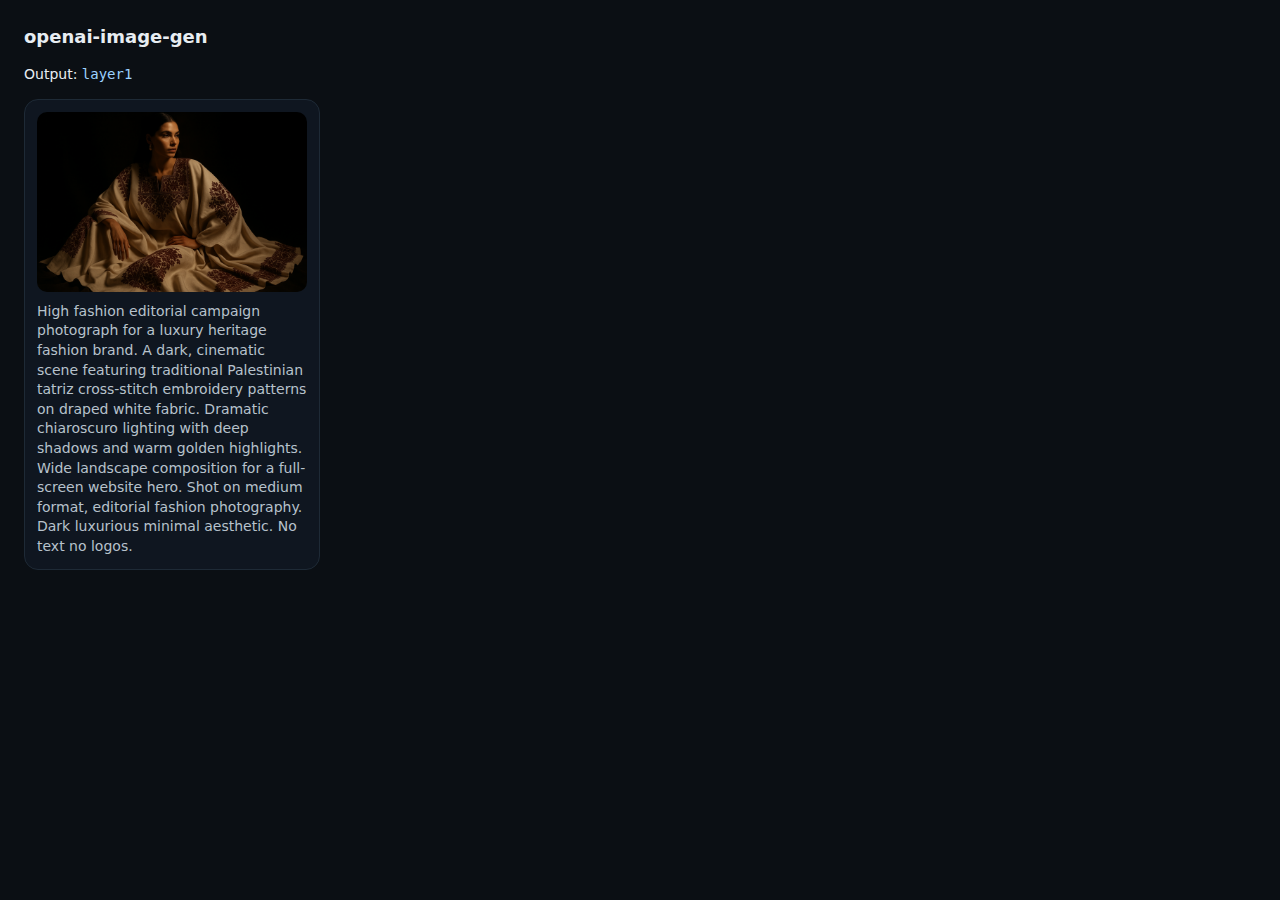
<file: assets/hero/layer1/index.html>
<!doctype html>
<meta charset="utf-8" />
<title>openai-image-gen</title>
<style>
  :root { color-scheme: dark; }
  body { margin: 24px; font: 14px/1.4 ui-sans-serif, system-ui; background: #0b0f14; color: #e8edf2; }
  h1 { font-size: 18px; margin: 0 0 16px; }
  .grid { display: grid; grid-template-columns: repeat(auto-fill, minmax(240px, 1fr)); gap: 16px; }
  figure { margin: 0; padding: 12px; border: 1px solid #1e2a36; border-radius: 14px; background: #0f1620; }
  img { width: 100%; height: auto; border-radius: 10px; display: block; }
  figcaption { margin-top: 10px; color: #b7c2cc; }
  code { color: #9cd1ff; }
</style>
<h1>openai-image-gen</h1>
<p>Output: <code>layer1</code></p>
<div class="grid">
<figure>
  <a href="001-high-fashion-editorial-campaign-photogra.png"><img src="001-high-fashion-editorial-campaign-photogra.png" loading="lazy" /></a>
  <figcaption>High fashion editorial campaign photograph for a luxury heritage fashion brand. A dark, cinematic scene featuring traditional Palestinian tatriz cross-stitch embroidery patterns on draped white fabric. Dramatic chiaroscuro lighting with deep shadows and warm golden highlights. Wide landscape composition for a full-screen website hero. Shot on medium format, editorial fashion photography. Dark luxurious minimal aesthetic. No text no logos.</figcaption>
</figure>
</div>
</file>
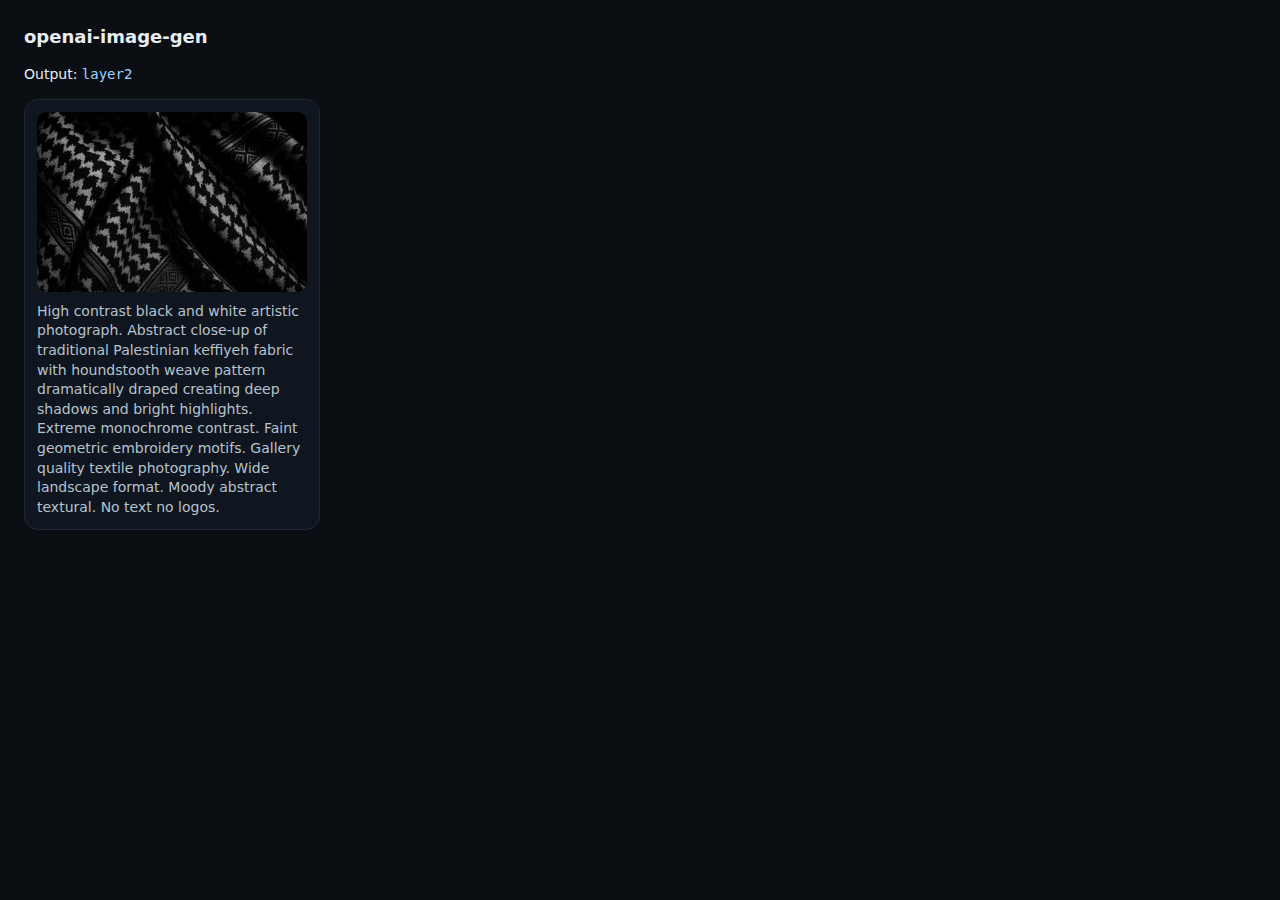
<file: assets/hero/layer2/index.html>
<!doctype html>
<meta charset="utf-8" />
<title>openai-image-gen</title>
<style>
  :root { color-scheme: dark; }
  body { margin: 24px; font: 14px/1.4 ui-sans-serif, system-ui; background: #0b0f14; color: #e8edf2; }
  h1 { font-size: 18px; margin: 0 0 16px; }
  .grid { display: grid; grid-template-columns: repeat(auto-fill, minmax(240px, 1fr)); gap: 16px; }
  figure { margin: 0; padding: 12px; border: 1px solid #1e2a36; border-radius: 14px; background: #0f1620; }
  img { width: 100%; height: auto; border-radius: 10px; display: block; }
  figcaption { margin-top: 10px; color: #b7c2cc; }
  code { color: #9cd1ff; }
</style>
<h1>openai-image-gen</h1>
<p>Output: <code>layer2</code></p>
<div class="grid">
<figure>
  <a href="001-high-contrast-black-and-white-artistic-p.png"><img src="001-high-contrast-black-and-white-artistic-p.png" loading="lazy" /></a>
  <figcaption>High contrast black and white artistic photograph. Abstract close-up of traditional Palestinian keffiyeh fabric with houndstooth weave pattern dramatically draped creating deep shadows and bright highlights. Extreme monochrome contrast. Faint geometric embroidery motifs. Gallery quality textile photography. Wide landscape format. Moody abstract textural. No text no logos.</figcaption>
</figure>
</div>
</file>
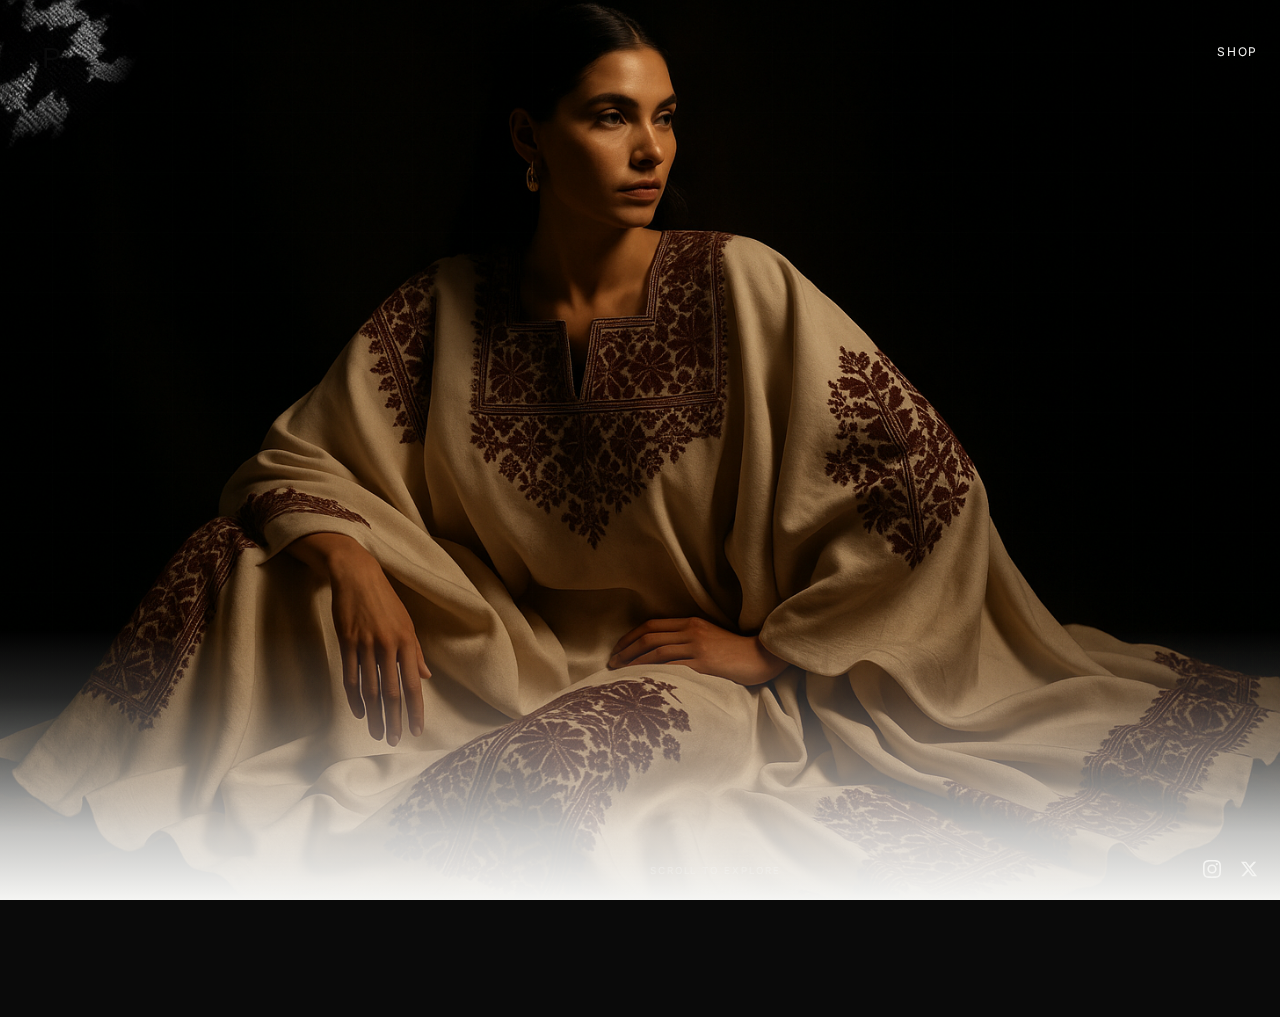
<file: preview.html>
<!DOCTYPE html>
<html lang="en">
<head>
  <meta charset="UTF-8">
  <meta name="viewport" content="width=device-width, initial-scale=1.0">
  <title>PRNTD — Hero Preview</title>
  <link rel="preconnect" href="https://fonts.googleapis.com">
  <link rel="preconnect" href="https://fonts.gstatic.com" crossorigin>
  <link href="https://fonts.googleapis.com/css2?family=Playfair+Display:ital,wght@0,400;0,600;1,400;1,600&family=Inter:wght@300;400;500&display=swap" rel="stylesheet">
  <link rel="stylesheet" href="assets/rebrand.css">
  <style>
    * { margin: 0; padding: 0; box-sizing: border-box; }
    html, body { background: #0a0a0a; color: #f5f5f3; overflow-x: hidden; }
  </style>
</head>
<body>
  <section id="prntd-hero">
    <!-- Layer 1: Base (always visible) -->
    <img class="hero-layer-1" src="assets/hero/hero-layer-1.png" alt="PRNTD" loading="eager">
    
    <!-- Layer 2: Revealed by spotlight (hidden, loaded by JS) -->
    <img class="hero-layer-2" src="assets/hero/hero-layer-2.png" alt="" aria-hidden="true">

    <!-- UI Elements -->
    <div class="hero-ui hero-logo" data-hero-ui>
      <a href="#">P.</a>
    </div>
    <div class="hero-ui hero-nav" data-hero-ui>
      <a href="#">Shop</a>
    </div>
    <div class="hero-ui hero-social" data-hero-ui>
      <a href="#" aria-label="Instagram">
        <svg viewBox="0 0 24 24"><path d="M12 2.163c3.204 0 3.584.012 4.85.07 3.252.148 4.771 1.691 4.919 4.919.058 1.265.069 1.645.069 4.849 0 3.205-.012 3.584-.069 4.849-.149 3.225-1.664 4.771-4.919 4.919-1.266.058-1.644.07-4.85.07-3.204 0-3.584-.012-4.849-.07-3.26-.149-4.771-1.699-4.919-4.92-.058-1.265-.07-1.644-.07-4.849 0-3.204.013-3.583.07-4.849.149-3.227 1.664-4.771 4.919-4.919 1.266-.057 1.645-.069 4.849-.069zM12 0C8.741 0 8.333.014 7.053.072 2.695.272.273 2.69.073 7.052.014 8.333 0 8.741 0 12c0 3.259.014 3.668.072 4.948.2 4.358 2.618 6.78 6.98 6.98C8.333 23.986 8.741 24 12 24c3.259 0 3.668-.014 4.948-.072 4.354-.2 6.782-2.618 6.979-6.98.059-1.28.073-1.689.073-4.948 0-3.259-.014-3.667-.072-4.947-.196-4.354-2.617-6.78-6.979-6.98C15.668.014 15.259 0 12 0zm0 5.838a6.162 6.162 0 100 12.324 6.162 6.162 0 000-12.324zM12 16a4 4 0 110-8 4 4 0 010 8zm6.406-11.845a1.44 1.44 0 100 2.881 1.44 1.44 0 000-2.881z"/></svg>
      </a>
      <a href="#" aria-label="X">
        <svg viewBox="0 0 24 24"><path d="M18.244 2.25h3.308l-7.227 8.26 8.502 11.24H16.17l-5.214-6.817L4.99 21.75H1.68l7.73-8.835L1.254 2.25H8.08l4.713 6.231zm-1.161 17.52h1.833L7.084 4.126H5.117z"/></svg>
      </a>
    </div>
    <div class="hero-ui hero-scroll-hint" data-hero-ui>
      <span>Scroll to explore</span>
    </div>
  </section>

  <!-- Below fold content for testing scroll -->
  <section class="editorial-section">
    <div class="editorial-header" data-animate="fade-up">
      <p>Season Two</p>
      <h2>Roots Reimagined</h2>
    </div>
  </section>

  <section class="story-divider" data-animate="fade-in">
    <blockquote>
      Every thread carries a memory.<br>
      Every pattern tells a story<br>
      that was never meant to be forgotten.
    </blockquote>
    <div class="story-attribution">— PRNTD</div>
  </section>

  <script src="assets/hero-interaction.js" defer></script>
  <script src="assets/scroll-animations.js" defer></script>
</body>
</html>
</file>
<file: assets/rebrand.css>
/* ============================================================
   PRNTD Rebrand — Design System
   ============================================================ */

/* --- Global Polish --- */
html {
  scroll-behavior: smooth;
  -webkit-font-smoothing: antialiased;
  -moz-osx-font-smoothing: grayscale;
}

/* --- Kill Klaviyo popup on rebranded pages --- */
.template-index .klaviyo-form,
.template-index [class*="klaviyo-form"],
.template-index .kl-private-reset-css-Xuajs1,
.template-collection .klaviyo-form,
.template-collection [class*="klaviyo-form"],
.template-collection .kl-private-reset-css-Xuajs1,
.template-product .klaviyo-form,
.template-product [class*="klaviyo-form"],
.template-product .kl-private-reset-css-Xuajs1 {
  display: none !important;
  visibility: hidden !important;
  opacity: 0 !important;
  pointer-events: none !important;
}

body.klaviyo-prevent-body-scrolling {
  overflow: auto !important;
}

/* --- Kill old theme custom cursor on rebrand pages --- */
.template-index,
.template-index * {
  cursor: auto !important;
}
#prntd-hero,
#prntd-hero * {
  cursor: none !important;
}
@media (hover: none) {
  #prntd-hero,
  #prntd-hero * {
    cursor: default !important;
  }
}

/* --- Hide ALL old theme elements on rebranded pages --- */
.template-index .announcement-bar,
.template-index .announcement-bar-wrapper,
.template-index [class*="announcement"],
.template-index .logo-container,
.template-index .site-container > .logo-container,
.template-index .category-menu-container,
.template-index .music-player-container,
.template-index [class*="world-of"],
.template-index .email-modal,
.template-index [class*="email-popup"],
.template-index .nav-link-wrapper,
.template-collection .announcement-bar,
.template-collection .announcement-bar-wrapper,
.template-collection [class*="announcement"],
.template-collection .logo-container,
.template-collection .category-menu-container,
.template-collection .music-player-container,
.template-collection [class*="world-of"],
.template-collection .email-modal,
.template-collection [class*="email-popup"],
.template-collection .nav-link-wrapper,
.template-collection .filter-btn,
.template-collection .text-block,
.template-product .announcement-bar,
.template-product .announcement-bar-wrapper,
.template-product [class*="announcement"],
.template-product .logo-container,
.template-product .category-menu-container,
.template-product .music-player-container,
.template-product [class*="world-of"],
.template-product .email-modal,
.template-product [class*="email-popup"],
.template-product .nav-link-wrapper,
.template-product .product-logo-section,
.template-product [class*="product-navigation"],
.template-product .other-footer {
  display: none !important;
}

/* Hide old footer on rebranded pages */
.template-index .other-footer,
.template-collection .other-footer,
.template-product .other-footer {
  display: none !important;
}

/* --- Font override: kill old theme fonts, enforce Inter/Bebas Neue --- */
body,
body *:not(.prntd-brand-text):not(h1):not(h2):not(h3):not(.hero-logo a):not(.prntd-header-logo):not(.cart-drawer__title):not(.cart-drawer__empty-text):not(.campaign-statement__title):not(.editorial-split__title):not(.archive-item__name):not(.all-looks__title):not(.archive-title):not(.brand-manifesto__text):not(.pdp-accordion summary):not([class*="webflow-icon"]) {
  --font_body: 'Inter', 'Helvetica Neue', sans-serif;
}

/* ============================================================
   MOBILE HAMBURGER MENU
   ============================================================ */

.prntd-hamburger {
  display: none;
  position: relative;
  z-index: 10001;
  background: none;
  border: none;
  cursor: pointer;
  width: 28px;
  height: 20px;
  padding: 0;
  flex-direction: column;
  justify-content: space-between;
}

.prntd-hamburger__line {
  display: block;
  width: 100%;
  height: 2px;
  background: var(--prntd-black);
  transition: transform 0.3s ease, opacity 0.3s ease;
  transform-origin: center;
}

/* Animate to X */
.prntd-hamburger.is-open .prntd-hamburger__line:nth-child(1) {
  transform: translateY(9px) rotate(45deg);
  background: #fff;
}
.prntd-hamburger.is-open .prntd-hamburger__line:nth-child(2) {
  opacity: 0;
}
.prntd-hamburger.is-open .prntd-hamburger__line:nth-child(3) {
  transform: translateY(-9px) rotate(-45deg);
  background: #fff;
}

/* Full-screen overlay */
.prntd-mobile-menu {
  position: fixed;
  inset: 0;
  z-index: 10000;
  background: rgba(10, 10, 10, 0.97);
  display: flex;
  flex-direction: column;
  align-items: center;
  justify-content: center;
  opacity: 0;
  visibility: hidden;
  transition: opacity 0.4s ease, visibility 0.4s ease;
}

.prntd-mobile-menu.is-open {
  opacity: 1;
  visibility: visible;
}

.prntd-mobile-menu__nav {
  display: flex;
  flex-direction: column;
  align-items: center;
  gap: 2rem;
}

.prntd-mobile-menu__link {
  font-family: var(--prntd-font-brand);
  font-size: 2.5rem;
  font-weight: 400;
  color: #fff;
  text-decoration: none;
  text-transform: uppercase;
  letter-spacing: 0.08em;
  transition: opacity 0.2s;
}

.prntd-mobile-menu__link:hover {
  opacity: 0.6;
}

.prntd-mobile-menu__footer {
  position: absolute;
  bottom: 3rem;
}

.prntd-mobile-menu__bag {
  font-family: var(--prntd-font-ui);
  font-size: 0.75rem;
  letter-spacing: 0.15em;
  text-transform: uppercase;
  color: rgba(255,255,255,0.5);
  text-decoration: none;
  transition: color 0.2s;
}

.prntd-mobile-menu__bag:hover {
  color: #fff;
}

@media (max-width: 768px) {
  .prntd-hamburger {
    display: flex;
  }
  /* Hide desktop nav links on mobile */
  .prntd-header-nav a:not(.prntd-cart-link),
  .hero-nav {
    display: none !important;
  }
}

/* Hero-specific: white hamburger lines on hero */
#prntd-hero .prntd-hamburger .prntd-hamburger__line,
.prntd-header--dark .prntd-hamburger .prntd-hamburger__line,
.about-page .prntd-hamburger .prntd-hamburger__line {
  background: #fff;
}

/* --- Reset & Base --- */
:root {
  --prntd-black: #0a0a0a;
  --prntd-white: #f5f5f3;
  --prntd-gray: #e5e5e5;
  --prntd-gray-dark: #888;
  --prntd-gray-subtle: #ccc;
  --prntd-bg: #f5f5f3;
  --prntd-text: #0a0a0a;
  --prntd-font-brand: 'Bebas Neue', 'Impact', sans-serif;
  --prntd-font-ui: 'Inter', 'Helvetica Neue', sans-serif;
  --prntd-transition: 300ms cubic-bezier(0.25, 0.1, 0.25, 1);
}

/* --- Typography --- */
.prntd-brand-text {
  font-family: var(--prntd-font-brand);
  font-weight: 400;
  letter-spacing: 0.05em;
  text-transform: uppercase;
}

.prntd-ui-text {
  font-family: var(--prntd-font-ui);
  font-weight: 300;
  letter-spacing: 0.05em;
  text-transform: uppercase;
  font-size: 0.75rem;
}

/* ============================================================
   HERO
   ============================================================ */

#prntd-hero {
  position: relative;
  width: 100vw;
  height: 100vh;
  height: 100dvh;
  overflow: hidden;
  background: var(--prntd-black);
  cursor: none;
}

#prntd-hero::after {
  content: '';
  position: absolute;
  bottom: 0;
  left: 0;
  right: 0;
  height: 30%;
  background: linear-gradient(
    to bottom,
    transparent 0%,
    rgba(245,245,243,0.15) 25%,
    rgba(245,245,243,0.45) 50%,
    rgba(245,245,243,0.8) 75%,
    #f5f5f3 100%
  );
  z-index: 5;
  pointer-events: none;
}

/* On mobile, keep default cursor */
@media (hover: none) {
  #prntd-hero {
    cursor: default;
  }
}

.hero-layer-1,
.hero-layer-2 {
  position: absolute;
  top: 0;
  left: 0;
  width: 100%;
  height: 100%;
  object-fit: cover;
  object-position: center top;
}

/* Layer 1 is the base — always visible */
.hero-layer-1 {
  z-index: 1;
}

/* Layer 2 is hidden — we draw it onto the reveal canvas via JS */
.hero-layer-2 {
  z-index: 0;
  visibility: hidden;
}

/* Reveal canvas: draws Layer 2 pixels only within the spotlight regions */
.hero-reveal-canvas {
  position: absolute;
  top: 0;
  left: 0;
  width: 100%;
  height: 100%;
  z-index: 2;
  pointer-events: none;
}

/* Grid canvas — opacity controlled by JS CONFIG.grid.opacity */
.hero-grid-canvas {
  position: absolute;
  top: 0;
  left: 0;
  width: 100%;
  height: 100%;
  z-index: 3;
  pointer-events: none;
}

/* --- Hero UI Elements --- */
.hero-ui {
  position: absolute;
  z-index: 11;
  transition: color var(--prntd-transition), filter var(--prntd-transition);
  will-change: transform;
}

.hero-ui.hero-inverted {
  color: var(--prntd-white) !important;
  filter: invert(0);
}

/* Logo — top left */
.hero-logo {
  top: 2rem;
  left: 2rem;
}

.hero-logo a {
  font-family: var(--prntd-font-brand);
  font-size: 1.8rem;
  font-weight: 400;
  color: var(--prntd-white);
  text-decoration: none;
  letter-spacing: 0.05em;
  text-transform: uppercase;
  transition: color var(--prntd-transition);
  display: flex;
  align-items: center;
}

.hero-logo-img {
  height: 40px;
  width: auto;
  display: block;
  filter: brightness(0) invert(1);
  transition: filter var(--prntd-transition);
}

.hero-logo.hero-inverted .hero-logo-img {
  filter: brightness(0);
}

.hero-logo.hero-inverted a {
  color: var(--prntd-black);
}

/* Nav — top right */
.hero-nav {
  top: 2rem;
  right: 2rem;
}

.hero-nav a {
  font-family: var(--prntd-font-ui);
  font-size: 0.75rem;
  font-weight: 400;
  letter-spacing: 0.15em;
  text-transform: uppercase;
  color: var(--prntd-white);
  text-decoration: none;
  transition: color var(--prntd-transition);
}

.hero-nav.hero-inverted a {
  color: var(--prntd-black);
}

/* Social — bottom right */
.hero-social {
  bottom: 2rem;
  right: 2rem;
  display: flex;
  gap: 1.2rem;
  align-items: center;
}

.hero-social a {
  display: flex;
  align-items: center;
  justify-content: center;
  transition: color var(--prntd-transition);
}

.hero-social svg {
  width: 18px;
  height: 18px;
  fill: var(--prntd-white);
  transition: fill var(--prntd-transition);
}

.hero-social.hero-inverted svg {
  fill: var(--prntd-black);
}

/* Scroll indicator — bottom center */
.hero-scroll-hint {
  bottom: 2rem;
  left: 50%;
  transform: translateX(-50%);
  opacity: 0.5;
  animation: hero-scroll-pulse 2s ease-in-out infinite;
}

.hero-scroll-hint span {
  font-family: var(--prntd-font-ui);
  font-size: 0.6rem;
  letter-spacing: 0.2em;
  text-transform: uppercase;
  color: var(--prntd-white);
}

@keyframes hero-scroll-pulse {
  0%, 100% { opacity: 0.3; transform: translateX(-50%) translateY(0); }
  50% { opacity: 0.6; transform: translateX(-50%) translateY(4px); }
}

/* --- Mobile Adjustments --- */
@media (max-width: 768px) {
  .hero-logo {
    top: 1.2rem;
    left: 1.2rem;
  }
  .hero-logo a {
    font-size: 1.4rem;
  }
  .hero-nav {
    top: 1.2rem;
    right: 1.2rem;
  }
  .hero-nav a {
    font-size: 0.8rem;
    padding: 0.5rem;
    margin: -0.5rem;
  }
  .hero-social {
    bottom: 1.2rem;
    right: 1.2rem;
  }
  .hero-social a {
    padding: 0.5rem;
  }
  .hero-social svg {
    width: 20px;
    height: 20px;
  }
}

/* ============================================================
   CTA BUTTON (shared)
   ============================================================ */

.prntd-btn {
  display: inline-block;
  font-family: var(--prntd-font-ui);
  font-size: 0.7rem;
  letter-spacing: 0.2em;
  text-transform: uppercase;
  color: var(--prntd-black);
  border: 1px solid rgba(0,0,0,0.2);
  padding: 0.9rem 2.5rem;
  text-decoration: none;
  transition: all var(--prntd-transition);
  background: transparent;
  cursor: pointer;
}

.prntd-btn:hover {
  background: var(--prntd-black);
  color: #ffffff;
  border-color: var(--prntd-black);
}

@media (max-width: 768px) {
  .prntd-btn {
    border: 1.5px solid rgba(0,0,0,0.5);
    padding: 1rem 2rem;
    width: 100%;
    text-align: center;
  }
}

/* ============================================================
   EDITORIAL FULL-BLEED IMAGE
   ============================================================ */

.editorial-fullbleed {
  position: relative;
  width: 100%;
  overflow: hidden;
}

.editorial-fullbleed__image {
  width: 100%;
  aspect-ratio: 16/9;
  overflow: hidden;
}

.editorial-fullbleed__image img {
  width: 100%;
  height: 100%;
  object-fit: cover;
  display: block;
}

.editorial-fullbleed__caption {
  position: absolute;
  bottom: 2rem;
  left: 2rem;
}

.editorial-fullbleed__caption .prntd-ui-text {
  color: rgba(255,255,255,0.8);
  text-shadow: 0 1px 4px rgba(0,0,0,0.5);
}

@media (max-width: 768px) {
  .editorial-fullbleed__image {
    aspect-ratio: 4/3;
  }
  .editorial-fullbleed__caption {
    bottom: 1.2rem;
    left: 1.2rem;
  }
}

/* ============================================================
   EDITORIAL SPLIT — Image + Text Side by Side
   ============================================================ */

.editorial-split {
  display: grid;
  grid-template-columns: 1.2fr 0.8fr;
  min-height: 80vh;
  background: var(--prntd-bg);
}

.editorial-split__image {
  overflow: hidden;
}

.editorial-split__image img {
  width: 100%;
  height: 100%;
  object-fit: cover;
  display: block;
}

.editorial-split__text {
  display: flex;
  flex-direction: column;
  justify-content: center;
  padding: 4rem 4rem 4rem 5rem;
  max-width: 550px;
}

.editorial-split__text .prntd-ui-text {
  color: #999;
  margin-bottom: 1.5rem;
}

.editorial-split__title {
  font-family: var(--prntd-font-brand);
  font-size: clamp(1.8rem, 3.5vw, 3rem);
  font-weight: 400;
  line-height: 1.2;
  letter-spacing: -0.02em;
  color: var(--prntd-black);
  margin: 0 0 1.5rem;
}

.editorial-split__body {
  font-family: var(--prntd-font-ui);
  font-size: 0.9rem;
  line-height: 1.8;
  color: #333;
  font-weight: 300;
  margin: 0 0 2.5rem;
}

@media (max-width: 768px) {
  .editorial-split {
    grid-template-columns: 1fr;
    min-height: auto;
  }
  .editorial-split__image {
    aspect-ratio: 3/4;
  }
  .editorial-split__text {
    padding: 1.5rem 1.2rem 2rem;
    max-width: none;
  }
}

/* ============================================================
   CAMPAIGN STATEMENT
   ============================================================ */

.campaign-statement {
  background: var(--prntd-bg);
  color: var(--prntd-black);
  padding: 10vh 2rem;
  display: flex;
  align-items: center;
  justify-content: center;
  min-height: 60vh;
}

.campaign-statement__inner {
  max-width: 1400px;
  width: 100%;
}

.campaign-statement__label {
  color: #777;
  margin: 0 0 3rem;
}

.campaign-statement__title {
  font-family: var(--prntd-font-brand);
  font-size: clamp(4rem, 17vw, 18rem);
  font-weight: 400;
  line-height: 0.9;
  letter-spacing: 0.02em;
  text-transform: uppercase;
  margin: 0 0 3rem;
  color: var(--prntd-black);
}

.campaign-statement__line {
  display: block;
}

.campaign-statement__line--indent {
  padding-left: clamp(2rem, 8vw, 12rem);
  color: #888;
}

.campaign-statement__body {
  font-family: var(--prntd-font-ui);
  font-size: clamp(0.85rem, 1.2vw, 1.1rem);
  line-height: 1.8;
  color: #333;
  max-width: 500px;
  font-weight: 300;
  margin: 0;
}

@media (max-width: 768px) {
  .campaign-statement {
    padding: 3vh 1.2rem;
    min-height: auto;
  }
  .campaign-statement__label {
    margin-bottom: 1rem;
  }
  .campaign-statement__title {
    margin-bottom: 1.5rem;
  }
}

/* ============================================================
   HIGHLIGHTS GRID — Asymmetric Editorial
   ============================================================ */

.highlights-section {
  background: var(--prntd-bg);
  color: var(--prntd-black);
  padding: 8vh 2rem;
}

.highlights-header {
  text-align: center;
  margin-bottom: 4rem;
}

.highlights-header .prntd-ui-text {
  color: #777;
}

.highlights-grid {
  display: grid;
  grid-template-columns: repeat(2, 1fr);
  gap: 1.5rem;
  max-width: 1000px;
  margin: 0 auto;
}

.highlights-item {
  display: block;
  text-decoration: none;
  color: var(--prntd-black);
}

.highlights-item__image {
  aspect-ratio: 3/4;
  overflow: hidden;
  background: #f5f5f3;
}

.highlights-item__image img {
  width: 100%;
  height: 100%;
  object-fit: contain;
  object-position: center;
  transition: transform 0.7s cubic-bezier(0.25, 0.1, 0.25, 1);
}

.highlights-item:hover .highlights-item__image img {
  transform: scale(1.04);
}

.highlights-item__info {
  padding: 0.75rem 0;
  display: flex;
  justify-content: space-between;
  align-items: baseline;
}

.highlights-item__name {
  font-family: var(--prntd-font-ui);
  font-size: 0.85rem;
  font-style: normal;
  font-weight: 400;
  letter-spacing: 0.02em;
  color: var(--prntd-black);
}

.highlights-item__price {
  font-family: var(--prntd-font-ui);
  font-size: 0.75rem;
  letter-spacing: 0.1em;
  color: #999;
}

@media (max-width: 768px) {
  .highlights-grid {
    grid-template-columns: repeat(2, 1fr);
    gap: 0.75rem;
  }

  .highlights-section {
    padding: 3vh 0.75rem;
  }

  .highlights-item__info {
    padding: 0.5rem 0.25rem;
    flex-direction: column;
    gap: 0.15rem;
  }

  .highlights-item__name {
    font-size: 0.8rem;
  }

  .highlights-item__price {
    font-size: 0.7rem;
  }
}

/* ============================================================
   BRAND MANIFESTO
   ============================================================ */

.brand-manifesto {
  background: #0a0a0a;
  color: #ffffff;
  padding: 0;
  min-height: 70vh;
  display: flex;
  align-items: center;
  justify-content: center;
  position: relative;
  overflow: hidden;
}

.brand-manifesto__bg {
  position: absolute;
  inset: 0;
  z-index: 0;
}

.brand-manifesto__bg img {
  width: 100%;
  height: 100%;
  object-fit: cover;
  opacity: 0.4;
  filter: brightness(0.6);
}

.brand-manifesto__inner {
  position: relative;
  z-index: 1;
}

.brand-manifesto__inner {
  text-align: center;
  max-width: 900px;
  position: relative;
}

.brand-manifesto__text {
  font-family: var(--prntd-font-brand);
  font-size: clamp(1.6rem, 4vw, 3.5rem);
  font-weight: 400;
  line-height: 1.4;
  letter-spacing: -0.01em;
  margin: 0 0 3rem;
  color: rgba(255,255,255,0.9);
  text-shadow: 0 2px 20px rgba(0,0,0,0.3);
}

.brand-manifesto__text em {
  color: #ffffff;
}

.brand-manifesto__rule {
  display: block;
  width: 60px;
  height: 1px;
  background: rgba(255,255,255,0.3);
  margin: 0 auto 1.5rem;
}

.brand-manifesto__credit {
  color: rgba(255,255,255,0.4);
  margin: 0;
}

@media (max-width: 768px) {
  .brand-manifesto {
    padding: 5vh 1.5rem;
    min-height: 25vh;
  }
}

/* ============================================================
   ALL LOOKS — Horizontal Scroll
   ============================================================ */

.all-looks {
  background: var(--prntd-bg);
  color: var(--prntd-black);
  padding: 6vh 0 4vh 2rem;
}

.all-looks__header {
  display: flex;
  justify-content: space-between;
  align-items: baseline;
  padding-right: 2rem;
  margin-bottom: 3rem;
  max-width: 1400px;
}

.all-looks__title {
  font-size: clamp(1.5rem, 3vw, 2.5rem);
  font-weight: 400;
  margin: 0;
}

.all-looks__link {
  color: #777;
  text-decoration: none;
  transition: color var(--prntd-transition);
}

.all-looks__link:hover {
  color: var(--prntd-black);
}

/* Last card peeks off edge to hint scrollability */
.all-looks__scroll::after {
  content: '';
  flex-shrink: 0;
  width: 1px;
}

.all-looks__scroll {
  display: flex;
  gap: 1.5rem;
  overflow-x: auto;
  padding-bottom: 2rem;
  padding-right: 2rem;
  scrollbar-width: none;
  -webkit-overflow-scrolling: touch;
}

.all-looks__scroll::-webkit-scrollbar {
  display: none;
}

.all-looks__item {
  flex-shrink: 0;
  width: clamp(220px, 22vw, 320px);
  text-decoration: none;
  color: var(--prntd-black);
}

.all-looks__image {
  aspect-ratio: 3/4;
  overflow: hidden;
  background: #f0f0ee;
  margin-bottom: 0.8rem;
}

.all-looks__image img {
  width: 100%;
  height: 100%;
  object-fit: contain;
  object-position: center;
  transition: transform 0.7s cubic-bezier(0.25, 0.1, 0.25, 1);
}

.all-looks__item:hover .all-looks__image img {
  transform: scale(1.04);
}

.all-looks__name {
  font-family: var(--prntd-font-ui);
  font-size: 0.85rem;
  font-style: normal;
  font-weight: 400;
  letter-spacing: 0.02em;
  color: var(--prntd-black);
}

@media (max-width: 768px) {
  .all-looks {
    padding: 4vh 0 3vh 1.2rem;
  }

  .all-looks__header {
    padding-right: 1.2rem;
  }

  .all-looks__item {
    width: 200px;
  }
}

/* ============================================================
   ARCHIVE — Previous Collections
   ============================================================ */

.archive-section {
  background: var(--prntd-bg);
  color: var(--prntd-black);
  padding: 4vh 2rem 4vh;
  border-top: 1px solid rgba(0,0,0,0.06);
}

.archive-header {
  text-align: center;
  margin-bottom: 2rem;
}

.archive-header .prntd-ui-text {
  color: #777;
  margin: 0 0 0.5rem;
}

.archive-title {
  font-size: clamp(1.5rem, 3vw, 2.5rem);
  font-weight: 400;
  margin: 0;
}

.archive-scroll {
  display: flex;
  gap: 0;
  overflow-x: auto;
  scrollbar-width: none;
  -webkit-overflow-scrolling: touch;
  max-width: 1400px;
  margin: 0 auto;
}

.archive-scroll::-webkit-scrollbar {
  display: none;
}

.archive-item {
  flex-shrink: 0;
  flex: 1;
  min-width: 200px;
  padding: 2.5rem 2rem;
  border-left: 1px solid rgba(0,0,0,0.08);
  text-align: left;
  transition: background var(--prntd-transition);
}

.archive-item:first-child {
  border-left: none;
}

.archive-item:hover {
  background: rgba(0,0,0,0.02);
}

.archive-item__number {
  color: rgba(0,0,0,0.2);
  display: block;
  margin-bottom: 1rem;
}

.archive-item__name {
  font-family: var(--prntd-font-brand);
  font-size: clamp(1.2rem, 2vw, 1.8rem);
  font-weight: 400;
  margin: 0 0 0.5rem;
  letter-spacing: 0.02em;
}

.archive-item__year {
  color: #999;
  white-space: nowrap;
}

@media (max-width: 768px) {
  .archive-section {
    padding: 3vh 1.2rem;
  }

  .archive-item {
    min-width: 160px;
    padding: 2rem 1.5rem;
  }
}

/* ============================================================
   EXPANDED FOOTER
   ============================================================ */

.prntd-footer-full {
  background: #ffffff;
  color: var(--prntd-black);
  border-top: 1px solid rgba(0,0,0,0.08);
  padding: 3rem 2rem 2rem;
  font-family: var(--prntd-font-ui);
}

.prntd-footer-full__inner {
  display: grid;
  grid-template-columns: 1.5fr 1fr 1fr 1.5fr;
  gap: 3rem;
  max-width: 1400px;
  margin: 0 auto;
}

.prntd-footer-logo-img {
  height: 36px;
  width: auto;
  display: block;
  margin-bottom: 0.75rem;
  filter: brightness(0); /* dark by default on light footers */
  transition: filter 0.5s ease;
}

/* White logo on dark-bg page footers */
.about-page .prntd-footer-logo-img,
.lb .prntd-footer-logo-img {
  filter: brightness(0) invert(1);
}

.prntd-footer-full__logo {
  font-size: 2.5rem;
  font-weight: 400;
  letter-spacing: 0.05em;
  text-transform: uppercase;
  display: block;
  margin-bottom: 0.75rem;
}

.prntd-footer-full__tagline {
  font-size: 0.85rem;
  line-height: 1.6;
  color: #888;
  font-weight: 300;
  margin: 0;
}

.prntd-footer-full__heading {
  color: rgba(0,0,0,0.4);
  margin: 0 0 1.2rem;
  font-size: 0.65rem;
}

.prntd-footer-full__list {
  list-style: none;
  padding: 0;
  margin: 0;
}

.prntd-footer-full__list li {
  margin-bottom: 0.6rem;
}

.prntd-footer-full__list a {
  font-size: 0.85rem;
  color: rgba(0,0,0,0.5);
  text-decoration: none;
  font-weight: 300;
  transition: color var(--prntd-transition);
}

.prntd-footer-full__list a:hover {
  color: var(--prntd-black);
}

.prntd-footer-full__newsletter-text {
  font-size: 0.85rem;
  color: #888;
  font-weight: 300;
  margin: 0 0 1rem;
}

.prntd-footer-full__form {
  display: flex;
  gap: 0;
}

.prntd-footer-full__input {
  flex: 1;
  background: transparent;
  border: 1px solid rgba(0,0,0,0.15);
  border-right: none;
  color: var(--prntd-black);
  padding: 0.7rem 1rem;
  font-family: var(--prntd-font-ui);
  font-size: 0.8rem;
  font-weight: 300;
  outline: none;
  transition: border-color var(--prntd-transition);
}

.prntd-footer-full__input::placeholder {
  color: rgba(0,0,0,0.3);
}

.prntd-footer-full__input:focus {
  border-color: rgba(0,0,0,0.4);
}

.prntd-footer-full__submit {
  background: transparent;
  border: 1px solid rgba(0,0,0,0.15);
  color: var(--prntd-black);
  padding: 0.7rem 1.5rem;
  cursor: pointer;
  font-size: 0.65rem;
  transition: all var(--prntd-transition);
}

.prntd-footer-full__submit:hover {
  background: var(--prntd-black);
  color: #ffffff;
}

.prntd-footer-full__bottom {
  max-width: 1400px;
  margin: 4rem auto 0;
  padding-top: 2rem;
  border-top: 1px solid rgba(0,0,0,0.06);
  font-size: 0.65rem;
  letter-spacing: 0.15em;
  text-transform: uppercase;
  color: rgba(0,0,0,0.25);
}

@media (max-width: 768px) {
  .prntd-footer-full {
    padding: 3rem 1.2rem 1.5rem;
  }

  .prntd-footer-full__inner {
    grid-template-columns: 1fr 1fr;
    gap: 2.5rem;
  }

  .prntd-footer-full__newsletter {
    grid-column: 1 / -1;
  }
}

@media (max-width: 480px) {
  .prntd-footer-full__inner {
    grid-template-columns: 1fr;
  }
}

/* ============================================================
   SCROLL ANIMATIONS
   ============================================================ */

[data-animate] {
  opacity: 0;
  transform: translateY(30px);
  transition: opacity 0.8s cubic-bezier(0.25, 0.1, 0.25, 1),
              transform 0.8s cubic-bezier(0.25, 0.1, 0.25, 1);
}

[data-animate].is-visible {
  opacity: 1;
  transform: translateY(0);
}

[data-animate="fade-up"] {
  transform: translateY(40px);
}

[data-animate="fade-in"] {
  transform: translateY(0);
}

/* (story-divider removed — replaced by brand-manifesto) */

/* ============================================================
   SHARED HEADER (Collection + Product pages)
   ============================================================ */

.prntd-header {
  position: fixed;
  top: 0;
  left: 0;
  right: 0;
  z-index: 100;
  padding: 1.5rem 2rem;
  background: transparent;
  pointer-events: none; /* let clicks pass through gradient area */
}

/* Subtle top gradient for readability — blends naturally, not a solid bar */
.prntd-header::before {
  content: '';
  position: absolute;
  inset: 0;
  bottom: -40px;
  background: linear-gradient(180deg, rgba(245,245,243,0.6) 0%, rgba(245,245,243,0.3) 40%, transparent 100%);
  pointer-events: none;
  z-index: -1;
  opacity: 0;
  transition: opacity 0.6s ease;
}

.prntd-header.scrolled::before {
  opacity: 1;
}

/* Dark page gradient (about, lookbook Season Two, etc) */
.about-page .prntd-header::before {
  background: linear-gradient(180deg, rgba(9,9,9,0.6) 0%, rgba(9,9,9,0.3) 40%, transparent 100%);
}

.prntd-header.scrolled {
  /* No background — logo-adaptive.js handles contrast */
  background: transparent;
}

.prntd-header-inner {
  display: flex;
  justify-content: space-between;
  align-items: center;
  max-width: 1400px;
  margin: 0 auto;
  pointer-events: auto;
}

.prntd-header-logo {
  font-family: var(--prntd-font-brand);
  font-size: 1.6rem;
  font-weight: 400;
  color: var(--prntd-black);
  text-decoration: none;
  letter-spacing: 0.05em;
  text-transform: uppercase;
  display: flex;
  align-items: center;
  position: relative;
  z-index: 10;
}

.prntd-logo-img {
  height: 32px;
  width: auto;
  display: block;
  /* Adaptive: JS tracks background and toggles filter */
  filter: brightness(0); /* default dark for light pages */
  transition: filter 0.5s cubic-bezier(0.25, 0.1, 0.25, 1);
}

.prntd-header-nav {
  display: flex;
  gap: 2rem;
  align-items: center;
}

.prntd-header-nav a {
  font-family: var(--prntd-font-ui);
  font-size: 0.7rem;
  letter-spacing: 0.15em;
  text-transform: uppercase;
  color: var(--prntd-black);
  text-decoration: none;
  transition: opacity var(--prntd-transition), color 0.5s cubic-bezier(0.25, 0.1, 0.25, 1);
}

.prntd-header-nav a:hover {
  opacity: 0.5;
}

@media (max-width: 768px) {
  .prntd-header {
    padding: 1rem 1.2rem;
  }
}

/* ============================================================
   COLLECTION PAGE
   ============================================================ */

.collection-editorial {
  background: #ffffff;
  color: #0a0a0a;
  padding: 10rem 2rem 4rem;
}

/* Dark variant */
.collection-editorial--dark {
  background: var(--prntd-black);
  color: var(--prntd-white);
}

.collection-editorial--dark .collection-header h1 {
  color: var(--prntd-white);
}

.collection-editorial--dark .collection-description {
  color: var(--prntd-gray-dark);
}

/* Dark header variant */
.prntd-header--dark {
  background: transparent;
}

.prntd-header--dark.scrolled {
  background: transparent;
}

.prntd-header-logo--dark {
  color: var(--prntd-white);
}

.prntd-logo-img--dark {
  filter: brightness(0) invert(1);
}

/* mix-blend-mode: difference handles all page backgrounds automatically */

.prntd-header-nav--dark a {
  color: var(--prntd-white);
}

.collection-header {
  text-align: center;
  margin-bottom: 3rem;
}

.collection-header h1 {
  font-family: var(--prntd-font-brand);
  font-size: clamp(2rem, 5vw, 3.5rem);
  font-weight: 400;
  text-transform: uppercase;
  letter-spacing: 0.05em;
  margin: 0.5rem 0 0;
  color: #0a0a0a;
}

.collection-header .collection-description {
  font-family: var(--prntd-font-ui);
  font-size: 0.95rem;
  line-height: 1.8;
  color: #333;
  max-width: 560px;
  margin: 1.5rem auto 0;
  font-weight: 300;
}

.collection-grid {
  display: grid;
  grid-template-columns: repeat(2, 1fr);
  gap: 2rem 1.5rem;
  max-width: 1200px;
  margin: 0 auto;
}

.collection-product {
  position: relative;
  overflow: hidden;
  text-decoration: none;
  color: #0a0a0a;
  display: block;
}

.collection-product-image {
  aspect-ratio: 3/4;
  overflow: hidden;
  background: #f0f0ee;
}

.collection-product-image img {
  width: 100%;
  height: 100%;
  object-fit: contain;
  object-position: center;
  transition: transform 0.7s cubic-bezier(0.25, 0.1, 0.25, 1);
}

.collection-product:hover .collection-product-image img {
  transform: scale(1.04);
}

.collection-product-info {
  padding: 1rem 0;
  display: flex;
  justify-content: space-between;
  align-items: baseline;
}

.collection-product-info h3 {
  font-family: var(--prntd-font-ui);
  font-size: 0.85rem;
  font-weight: 400;
  font-style: normal;
  letter-spacing: 0.02em;
  margin: 0;
  color: #0a0a0a;
}

.collection-product-info .product-price {
  font-family: var(--prntd-font-ui);
  font-size: 0.75rem;
  letter-spacing: 0.1em;
  color: #888;
}

.collection-pagination {
  display: flex;
  justify-content: center;
  gap: 1rem;
  margin-top: 4rem;
}

/* Dark collection variant (kept for potential future use) */

@media (max-width: 768px) {
  .collection-editorial {
    padding: 5.5rem 0.75rem 2rem;
  }
  .collection-grid {
    grid-template-columns: repeat(2, 1fr);
    gap: 0.75rem;
  }
  .collection-product-image {
    aspect-ratio: 3/4;
    background: #f5f5f3;
  }
  .collection-product-info {
    padding: 0.5rem 0.25rem;
    flex-direction: column;
    gap: 0.15rem;
  }
  .collection-product-info h3 {
    font-family: var(--prntd-font-ui) !important;
    font-style: normal !important;
    font-size: 0.8rem;
    font-weight: 400;
    letter-spacing: 0.01em;
  }
  .collection-product-info .product-price {
    font-size: 0.7rem;
  }
  .collection-header h1 {
    font-size: 2rem;
  }
}

/* ============================================================
   PRODUCT DETAIL PAGE
   ============================================================ */

.pdp-editorial {
  background: #ffffff;
  color: #0a0a0a;
  min-height: 100vh;
  padding-top: 4.5rem;
}

/* Kill ALL old theme font leaks on PDP */
.pdp-editorial,
.pdp-editorial *,
.pdp-editorial p,
.pdp-editorial div,
.pdp-editorial span,
.pdp-editorial li {
  font-family: var(--prntd-font-ui) !important;
}

.pdp-editorial h1,
.pdp-editorial .prntd-brand-text {
  font-family: var(--prntd-font-brand) !important;
}

.pdp-hero {
  display: grid;
  grid-template-columns: 1.2fr 0.8fr;
  min-height: calc(100vh - 4.5rem);
}

/* Gallery */
.pdp-gallery {
  position: relative;
  display: flex;
  flex-direction: column;
}

.pdp-gallery-main {
  flex: 1;
  overflow: hidden;
  background: #f5f5f3;
}

.pdp-gallery-main img {
  width: 100%;
  height: 100%;
  object-fit: cover;
  object-position: center top;
  transition: opacity 0.3s ease;
}

.pdp-gallery-thumbs {
  display: flex;
  gap: 0.5rem;
  padding: 0.75rem 1rem;
  overflow-x: auto;
  background: #ffffff;
  scrollbar-width: none;
}

.pdp-gallery-thumbs::-webkit-scrollbar {
  display: none;
}

.pdp-thumb {
  flex-shrink: 0;
  width: 56px;
  height: 72px;
  overflow: hidden;
  border: 1px solid transparent;
  background: none;
  padding: 0;
  cursor: pointer;
  opacity: 0.4;
  transition: opacity var(--prntd-transition), border-color var(--prntd-transition);
}

.pdp-thumb.active,
.pdp-thumb:hover {
  opacity: 1;
  border-color: var(--prntd-black);
}

.pdp-thumb img {
  width: 100%;
  height: 100%;
  object-fit: cover;
}

/* Details panel */
.pdp-details {
  display: flex;
  flex-direction: column;
  justify-content: flex-start;
  padding: 3rem 3.5rem;
  max-width: 500px;
}

.pdp-collection-tag {
  color: #888 !important;
  margin-bottom: 0.75rem;
  display: block;
}

.pdp-details h1 {
  font-family: var(--prntd-font-brand);
  font-size: clamp(1.6rem, 3vw, 2.4rem);
  font-weight: 400;
  margin: 0 0 0.5rem;
  letter-spacing: -0.01em;
  color: #0a0a0a;
}

.pdp-price {
  font-family: var(--prntd-font-ui);
  font-size: 0.9rem;
  letter-spacing: 0.1em;
  margin-bottom: 1.2rem;
  color: #0a0a0a;
}

.pdp-price-compare {
  text-decoration: line-through;
  color: #bbb;
  margin-right: 0.5rem;
}

.pdp-story {
  font-family: var(--prntd-font-ui) !important;
  font-size: 0.85rem;
  line-height: 1.7;
  color: #333;
  margin-bottom: 1.2rem;
  font-weight: 300;
  max-height: 4.5em;
  overflow: hidden;
  display: -webkit-box;
  -webkit-line-clamp: 3;
  -webkit-box-orient: vertical;
}

/* Variant options */
.pdp-option {
  margin-bottom: 1rem;
}

.pdp-option-label {
  display: block;
  font-family: var(--prntd-font-ui);
  font-size: 0.65rem;
  letter-spacing: 0.2em;
  text-transform: uppercase;
  color: #888;
  margin-bottom: 0.75rem;
}

.pdp-option-values {
  display: flex;
  flex-wrap: wrap;
  gap: 0.5rem;
}

.pdp-option-btn {
  font-family: var(--prntd-font-ui);
  font-size: 0.75rem;
  letter-spacing: 0.08em;
  padding: 0.6rem 1.2rem;
  border: 1px solid rgba(0,0,0,0.15);
  background: transparent;
  color: #0a0a0a;
  cursor: pointer;
  transition: all var(--prntd-transition);
}

.pdp-option-btn:hover {
  border-color: rgba(0,0,0,0.5);
}

.pdp-option-btn.selected {
  background: #0a0a0a;
  color: #ffffff;
  border-color: #0a0a0a;
}

/* Add to bag */
.pdp-actions {
  margin-top: 1.5rem;
  margin-bottom: 1.5rem;
}

.pdp-add-to-bag {
  width: 100%;
  padding: 1rem 2rem;
  font-size: 0.75rem;
}

.pdp-add-to-bag:disabled {
  opacity: 0.35;
  cursor: not-allowed;
}

.pdp-add-to-bag.added {
  background: #0a0a0a;
  color: #ffffff;
  border-color: #0a0a0a;
}

/* Accordions */
.pdp-accordions {
  border-bottom: 1px solid rgba(0,0,0,0.08);
}

.pdp-accordion {
  border-top: 1px solid rgba(0,0,0,0.08);
}

.pdp-accordion summary {
  font-family: var(--prntd-font-ui);
  font-size: 0.7rem;
  letter-spacing: 0.15em;
  text-transform: uppercase;
  color: #0a0a0a;
  padding: 1.1rem 0;
  cursor: pointer;
  list-style: none;
  display: flex;
  justify-content: space-between;
  align-items: center;
  user-select: none;
}

.pdp-accordion summary::-webkit-details-marker {
  display: none;
}

.pdp-accordion summary::after {
  content: '+';
  font-size: 1.1rem;
  font-weight: 300;
  line-height: 1;
  transition: transform var(--prntd-transition);
}

.pdp-accordion[open] summary::after {
  transform: rotate(45deg);
}

.pdp-accordion-content {
  font-family: var(--prntd-font-ui) !important;
  font-size: 0.8rem;
  line-height: 1.7;
  color: #444;
  padding-bottom: 1.2rem;
  font-weight: 300;
}

.pdp-accordion-content * {
  font-family: var(--prntd-font-ui) !important;
}

/* Rich product description styling inside accordion */
.pdp-accordion-content h3,
.pdp-accordion-content h4 {
  font-family: var(--prntd-font-heading) !important;
  color: #0a0a0a;
  margin: 1.5rem 0 0.5rem;
  font-weight: 600;
}
.pdp-accordion-content h3 {
  font-size: 1rem;
  letter-spacing: 0.02em;
}
.pdp-accordion-content h4 {
  font-size: 0.85rem;
  letter-spacing: 0.04em;
  text-transform: uppercase;
}
.pdp-accordion-content h3:first-child,
.pdp-accordion-content h4:first-child,
.pdp-accordion-content .prntd-product-description > h3:first-child {
  margin-top: 0;
}
.pdp-accordion-content ul {
  list-style: none;
  padding: 0;
  margin: 0.5rem 0 1rem;
}
.pdp-accordion-content ul li {
  position: relative;
  padding-left: 1.2rem;
  margin-bottom: 0.35rem;
}
.pdp-accordion-content ul li::before {
  content: '—';
  position: absolute;
  left: 0;
  color: #999;
}
.pdp-accordion-content p {
  margin: 0.5rem 0;
}
.pdp-accordion-content em {
  font-style: italic;
  color: #555;
}

/* Related products */
.pdp-related {
  background: #fafafa;
  padding: 6rem 2rem 4rem;
}

.pdp-related .editorial-header {
  margin-bottom: 3rem;
}

.pdp-related-grid {
  max-width: 1200px;
  margin: 0 auto;
}

/* PDP responsive */
@media (max-width: 768px) {
  .pdp-editorial {
    padding-top: 3.5rem;
    padding-bottom: 5rem; /* room for sticky ATC */
  }
  .pdp-hero {
    grid-template-columns: 1fr;
    min-height: auto;
  }
  .pdp-gallery-main {
    aspect-ratio: 3/4;
  }
  .pdp-gallery-thumbs {
    gap: 0.4rem;
    padding: 0.5rem 0.8rem;
  }
  .pdp-thumb {
    width: 48px;
    height: 64px;
  }
  .pdp-details {
    padding: 1.5rem 1.2rem;
    max-width: none;
  }
  .pdp-story {
    max-height: 3.4em;
    -webkit-line-clamp: 2;
  }
  /* Sticky Add to Bag on mobile */
  .pdp-actions {
    position: fixed;
    bottom: 0;
    left: 0;
    right: 0;
    margin: 0;
    padding: 0.8rem 1.2rem;
    background: #ffffff;
    border-top: 1px solid rgba(0,0,0,0.08);
    z-index: 100;
    box-shadow: 0 -2px 10px rgba(0,0,0,0.04);
  }
  .pdp-add-to-bag {
    border-radius: 0;
    background: #0a0a0a;
    color: #ffffff;
    border-color: #0a0a0a;
  }
  .pdp-related {
    padding: 4rem 1rem 3rem;
  }
}

/* ============================================================
   FOOTER — Minimal
   ============================================================ */

.prntd-footer {
  background: #ffffff;
  color: #999;
  border-top: 1px solid rgba(0,0,0,0.08);
  padding: 3rem 2rem;
  display: flex;
  justify-content: space-between;
  align-items: center;
  font-family: var(--prntd-font-ui);
  font-size: 0.65rem;
  letter-spacing: 0.15em;
  text-transform: uppercase;
}

.prntd-footer--dark {
  background: #ffffff;
  color: #999;
  border-top: 1px solid rgba(0,0,0,0.08);
}

.prntd-footer-links {
  display: flex;
  gap: 1.5rem;
}

.prntd-footer a {
  color: inherit;
  text-decoration: none;
  transition: color var(--prntd-transition);
}

.prntd-footer a:hover {
  color: #0a0a0a;
}

.prntd-footer--dark a:hover {
  color: #0a0a0a;
}

@media (max-width: 768px) {
  .prntd-footer {
    padding: 2rem 1.2rem;
    flex-direction: column;
    gap: 1rem;
    text-align: center;
  }
}

/* ============================================================
   CART DRAWER
   ============================================================ */

.cart-drawer {
  position: fixed;
  inset: 0;
  z-index: 9999;
  pointer-events: none;
  visibility: hidden;
}

.cart-drawer--open {
  pointer-events: auto;
  visibility: visible;
}

.cart-drawer__overlay {
  position: absolute;
  inset: 0;
  background: rgba(0,0,0,0);
  transition: background 0.4s ease;
  cursor: pointer;
}

.cart-drawer--open .cart-drawer__overlay {
  background: rgba(0,0,0,0.45);
}

.cart-drawer__panel {
  position: absolute;
  top: 0;
  right: 0;
  bottom: 0;
  width: min(420px, 90vw);
  background: #ffffff;
  display: flex;
  flex-direction: column;
  transform: translateX(100%);
  transition: transform 0.4s cubic-bezier(0.25, 0.1, 0.25, 1);
  box-shadow: -4px 0 20px rgba(0,0,0,0.08);
}

.cart-drawer--open .cart-drawer__panel {
  transform: translateX(0);
}

/* Header */
.cart-drawer__header {
  display: flex;
  justify-content: space-between;
  align-items: center;
  padding: 1.5rem 1.5rem 1rem;
  border-bottom: 1px solid rgba(0,0,0,0.06);
}

.cart-drawer__title {
  font-family: var(--prntd-font-brand);
  font-size: 1.3rem;
  font-weight: 400;
  margin: 0;
  color: #0a0a0a;
}

.cart-drawer__close {
  background: none;
  border: none;
  cursor: pointer;
  color: #0a0a0a;
  padding: 12px;
  margin: -12px;
  transition: opacity 0.2s;
}

.cart-drawer__close:hover {
  opacity: 0.5;
}

/* Shipping bar */
.cart-drawer__shipping-bar {
  padding: 1rem 1.5rem;
  border-bottom: 1px solid rgba(0,0,0,0.06);
}

.cart-drawer__shipping-text {
  font-family: var(--prntd-font-ui);
  font-size: 0.75rem;
  color: #555;
  margin-bottom: 0.5rem;
  letter-spacing: 0.02em;
}

.cart-drawer__shipping-text strong {
  color: #0a0a0a;
}

.cart-drawer__shipping-track {
  height: 3px;
  background: rgba(0,0,0,0.08);
  border-radius: 2px;
  overflow: hidden;
}

.cart-drawer__shipping-progress {
  height: 100%;
  background: #0a0a0a;
  border-radius: 2px;
  transition: width 0.6s cubic-bezier(0.25, 0.1, 0.25, 1);
  width: 0%;
}

.cart-drawer__shipping-progress--complete {
  background: #2d8a4e;
}

/* Body */
.cart-drawer__body {
  flex: 1;
  overflow-y: auto;
  padding: 0;
}

/* Items */
.cart-drawer__item {
  display: grid;
  grid-template-columns: 80px 1fr 24px;
  gap: 1rem;
  padding: 1.2rem 1.5rem;
  border-bottom: 1px solid rgba(0,0,0,0.04);
  align-items: start;
}

.cart-drawer__item-image {
  aspect-ratio: 3/4;
  overflow: hidden;
  background: #f5f5f3;
  display: block;
}

.cart-drawer__item-image img {
  width: 100%;
  height: 100%;
  object-fit: cover;
}

.cart-drawer__item-details {
  display: flex;
  flex-direction: column;
  gap: 0.2rem;
}

.cart-drawer__item-title {
  font-family: var(--prntd-font-brand);
  font-size: 0.9rem;
  font-weight: 400;
  color: #0a0a0a;
  text-decoration: none;
  line-height: 1.3;
}

.cart-drawer__item-title:hover {
  opacity: 0.6;
}

.cart-drawer__item-variant {
  font-family: var(--prntd-font-ui);
  font-size: 0.65rem;
  letter-spacing: 0.1em;
  text-transform: uppercase;
  color: #999;
}

.cart-drawer__item-bottom {
  display: flex;
  justify-content: space-between;
  align-items: center;
  margin-top: 0.5rem;
}

.cart-drawer__qty {
  display: flex;
  align-items: center;
  gap: 0;
  border: 1px solid rgba(0,0,0,0.12);
}

.cart-drawer__qty-btn {
  background: none;
  border: none;
  cursor: pointer;
  width: 28px;
  height: 28px;
  display: flex;
  align-items: center;
  justify-content: center;
  font-size: 0.9rem;
  color: #0a0a0a;
  transition: background 0.2s;
  font-family: var(--prntd-font-ui);
}

.cart-drawer__qty-btn:hover {
  background: rgba(0,0,0,0.04);
}

.cart-drawer__qty-value {
  font-family: var(--prntd-font-ui);
  font-size: 0.75rem;
  width: 24px;
  text-align: center;
  color: #0a0a0a;
}

.cart-drawer__item-price {
  font-family: var(--prntd-font-ui);
  font-size: 0.8rem;
  letter-spacing: 0.05em;
  color: #0a0a0a;
}

.cart-drawer__item-remove {
  background: none;
  border: none;
  cursor: pointer;
  color: #bbb;
  padding: 2px;
  transition: color 0.2s;
  margin-top: 2px;
}

.cart-drawer__item-remove:hover {
  color: #0a0a0a;
}

/* Empty state */
.cart-drawer__empty {
  display: flex;
  flex-direction: column;
  align-items: center;
  justify-content: center;
  padding: 4rem 2rem;
  text-align: center;
  gap: 1.5rem;
}

.cart-drawer__empty-text {
  font-family: var(--prntd-font-brand);
  font-size: 1.3rem;
  color: #0a0a0a;
  margin: 0;
}

.cart-drawer__empty-sub {
  font-family: var(--prntd-font-ui);
  font-size: 0.8rem;
  color: #999;
  font-weight: 300;
  margin: 0;
}

.cart-drawer__shop-btn {
  font-size: 0.65rem;
}

/* Footer */
.cart-drawer__footer {
  padding: 1.2rem 1.5rem 1.5rem;
  border-top: 1px solid rgba(0,0,0,0.08);
  background: #ffffff;
}

.cart-drawer__subtotal {
  display: flex;
  justify-content: space-between;
  align-items: baseline;
  margin-bottom: 0.3rem;
}

.cart-drawer__subtotal span:first-child {
  font-family: var(--prntd-font-ui);
  font-size: 0.7rem;
  letter-spacing: 0.15em;
  text-transform: uppercase;
  color: #555;
}

.cart-drawer__subtotal-amount {
  font-family: var(--prntd-font-ui);
  font-size: 1rem;
  font-weight: 500;
  color: #0a0a0a;
  letter-spacing: 0.03em;
}

.cart-drawer__tax-note {
  font-family: var(--prntd-font-ui);
  font-size: 0.65rem;
  color: #999;
  margin: 0 0 1rem;
}

.cart-drawer__checkout-btn {
  display: block;
  width: 100%;
  padding: 0.9rem;
  background: #0a0a0a;
  color: #ffffff;
  border: none;
  font-family: var(--prntd-font-ui);
  font-size: 0.7rem;
  letter-spacing: 0.2em;
  text-transform: uppercase;
  text-align: center;
  text-decoration: none;
  cursor: pointer;
  transition: opacity 0.2s;
}

.cart-drawer__checkout-btn:hover {
  opacity: 0.85;
}

.cart-drawer__continue {
  display: block;
  text-align: center;
  margin-top: 0.8rem;
  font-family: var(--prntd-font-ui);
  font-size: 0.65rem;
  letter-spacing: 0.1em;
  text-transform: uppercase;
  color: #999;
  text-decoration: none;
  transition: color 0.2s;
}

.cart-drawer__continue:hover {
  color: #0a0a0a;
}

/* ============================================================
   CART PAGE
   ============================================================ */

.prntd-cart-page {
  background: var(--prntd-bg);
  color: var(--prntd-black);
  min-height: 80vh;
  padding: 8rem 2rem 4rem;
}

.prntd-cart-page__inner {
  max-width: 700px;
  margin: 0 auto;
}

.prntd-cart-page__title {
  font-size: clamp(2rem, 5vw, 3rem);
  text-align: center;
  margin: 0 0 3rem;
}

.prntd-cart-page__empty {
  text-align: center;
  padding: 4rem 0;
}

.prntd-cart-page__empty p {
  color: #888;
  margin-bottom: 2rem;
}

.prntd-cart-page__item {
  display: grid;
  grid-template-columns: 100px 1fr 24px;
  gap: 1.5rem;
  padding: 1.5rem 0;
  border-bottom: 1px solid rgba(0,0,0,0.06);
  align-items: start;
}

.prntd-cart-page__item-image {
  aspect-ratio: 3/4;
  overflow: hidden;
  background: #f0f0ee;
  display: block;
}

.prntd-cart-page__item-image img {
  width: 100%;
  height: 100%;
  object-fit: cover;
}

.prntd-cart-page__item-details {
  display: flex;
  flex-direction: column;
  gap: 0.3rem;
}

.prntd-cart-page__item-title {
  font-size: 1rem;
  color: var(--prntd-black);
  text-decoration: none;
}

.prntd-cart-page__item-title:hover {
  opacity: 0.6;
}

.prntd-cart-page__item-variant {
  color: #999;
}

.prntd-cart-page__item-bottom {
  display: flex;
  justify-content: space-between;
  align-items: center;
  margin-top: 0.75rem;
}

.prntd-cart-page__qty-input {
  width: 50px;
  padding: 0.4rem 0.6rem;
  border: 1px solid rgba(0,0,0,0.12);
  background: transparent;
  font-family: var(--prntd-font-ui);
  font-size: 0.8rem;
  text-align: center;
  color: var(--prntd-black);
}

.prntd-cart-page__item-price {
  font-family: var(--prntd-font-ui);
  font-size: 0.9rem;
  color: var(--prntd-black);
}

.prntd-cart-page__item-remove {
  color: #bbb;
  transition: color 0.2s;
  margin-top: 4px;
}

.prntd-cart-page__item-remove:hover {
  color: var(--prntd-black);
}

.prntd-cart-page__footer {
  padding-top: 2rem;
}

.prntd-cart-page__subtotal {
  display: flex;
  justify-content: space-between;
  align-items: baseline;
  margin-bottom: 0.3rem;
}

.prntd-cart-page__subtotal-amount {
  font-family: var(--prntd-font-ui);
  font-size: 1.2rem;
  font-weight: 500;
  color: var(--prntd-black);
}

.prntd-cart-page__tax-note {
  color: #999;
  margin: 0 0 1.5rem;
}

.prntd-cart-page__actions {
  display: flex;
  gap: 1rem;
}

.prntd-cart-page__update {
  flex: 0;
  white-space: nowrap;
}

.prntd-cart-page__checkout {
  flex: 1;
  padding: 1rem 2rem;
  background: var(--prntd-black);
  color: #fff;
  border: none;
  font-family: var(--prntd-font-ui);
  font-size: 0.7rem;
  letter-spacing: 0.2em;
  text-transform: uppercase;
  cursor: pointer;
  transition: opacity 0.2s;
}

.prntd-cart-page__checkout:hover {
  opacity: 0.85;
}

.prntd-cart-page__continue {
  display: block;
  text-align: center;
  margin-top: 1.5rem;
  color: #999;
  text-decoration: none;
}

.prntd-cart-page__continue:hover {
  color: var(--prntd-black);
}

/* Hide old theme elements on cart page */
.template-cart .announcement-bar,
.template-cart .announcement-bar-wrapper,
.template-cart [class*="announcement"],
.template-cart .logo-container,
.template-cart .category-menu-container,
.template-cart .music-player-container,
.template-cart [class*="world-of"],
.template-cart .email-modal,
.template-cart [class*="email-popup"],
.template-cart .nav-link-wrapper,
.template-cart .other-footer {
  display: none !important;
}

@media (max-width: 768px) {
  .prntd-cart-page {
    padding: 6rem 1.2rem 3rem;
  }
  .prntd-cart-page__item {
    grid-template-columns: 80px 1fr 20px;
    gap: 1rem;
  }
  .prntd-cart-page__actions {
    flex-direction: column;
  }
}

/* ============================================================
   UTILITY
   ============================================================ */

.visually-hidden {
  position: absolute;
  width: 1px;
  height: 1px;
  overflow: hidden;
  clip: rect(0, 0, 0, 0);
  white-space: nowrap;
}

/* ============================================================
   LOGO ADAPTIVE — Scroll animation styles
   ============================================================ */

/* Entrance: start invisible, drift up */
.prntd-logo-img.logo-entrance {
  opacity: 0;
  transform: translateY(10px);
  transition: opacity 0.6s cubic-bezier(0.25, 0.1, 0.25, 1),
              transform 0.6s cubic-bezier(0.25, 0.1, 0.25, 1);
}

.prntd-logo-img.logo-entrance--active {
  opacity: 1;
  transform: translateY(0) scale(1);
}

/* Parallax float — gentle breathing when idle */
@keyframes logo-float {
  0%, 100% { transform: translateY(0) var(--logo-scale, scale(1)); }
  50%      { transform: translateY(-3px) var(--logo-scale, scale(1)); }
}

.prntd-logo-img.logo-float {
  animation: logo-float 4s ease-in-out infinite;
}

/* Scale transition for scroll — handled inline by JS but smooth via transition */
.prntd-logo-img {
  transform-origin: left center;
  will-change: transform, filter;
}

/* ============================================================
   MOBILE RESPONSIVE FIXES — 390px audit (Feb 10, 2026)
   ============================================================ */

@media (max-width: 480px) {
  /* --- HERO: Safe area + touch targets --- */
  .hero-scroll-hint {
    bottom: calc(1.5rem + env(safe-area-inset-bottom, 0px));
    opacity: 0.7;
    text-shadow: 0 1px 6px rgba(0,0,0,0.6);
  }

  .hero-social {
    bottom: calc(1.5rem + env(safe-area-inset-bottom, 0px));
  }

  .hero-social a {
    padding: 10px;
    margin: -10px;
    min-width: 44px;
    min-height: 44px;
    display: inline-flex;
    align-items: center;
    justify-content: center;
  }

  .hero-nav a {
    min-width: 44px;
    min-height: 44px;
    display: inline-flex;
    align-items: center;
    justify-content: center;
  }

  /* --- CAMPAIGN STATEMENT: tighter spacing, prevent overflow --- */
  .campaign-statement {
    padding: 4vh 1rem;
    min-height: auto;
  }

  .campaign-statement__title {
    font-size: clamp(3rem, 14vw, 5rem);
    margin-bottom: 1.5rem;
  }

  .campaign-statement__line--indent {
    padding-left: clamp(1rem, 5vw, 3rem);
  }

  .campaign-statement__label {
    margin-bottom: 1rem;
  }

  .campaign-statement__body {
    font-size: 0.85rem;
  }

  /* --- EDITORIAL FULLBLEED: taller aspect on mobile, center face --- */
  .editorial-fullbleed__image {
    aspect-ratio: 3/4;
  }

  .editorial-fullbleed__image img {
    object-position: center 25%;
  }

  /* --- EDITORIAL SPLIT: tighten text padding --- */
  .editorial-split__text {
    padding: 1.5rem 1rem 2rem;
  }

  .editorial-split__image {
    aspect-ratio: 4/5;
  }

  .editorial-split__title {
    font-size: clamp(1.4rem, 6vw, 2rem);
  }

  /* --- HIGHLIGHTS: uniform cards, tighter spacing --- */
  .highlights-section {
    padding: 4vh 0.75rem;
  }

  .highlights-header {
    margin-bottom: 2rem;
  }

  .highlights-grid {
    gap: 0.5rem;
  }

  .highlights-item__image {
    aspect-ratio: 3/4;
  }

  .highlights-item__image img {
    object-fit: contain;
    object-position: center;
  }

  .highlights-item__info {
    padding: 0.4rem 0;
  }

  .highlights-item__name {
    font-size: 0.72rem;
  }

  .highlights-item__price {
    font-size: 0.65rem;
  }

  /* --- BRAND MANIFESTO: readable text --- */
  .brand-manifesto__text {
    font-size: clamp(1.2rem, 5vw, 1.6rem);
    padding: 0 1rem;
  }

  /* --- ALL LOOKS: fix right-column clipping --- */
  .all-looks {
    padding: 3vh 0 2vh 0.75rem;
  }

  .all-looks__header {
    padding-right: 0.75rem;
    margin-bottom: 1.5rem;
  }

  .all-looks__item {
    width: 160px;
  }

  .all-looks__image {
    aspect-ratio: 3/4;
  }

  /* --- ARCHIVE: compact --- */
  .archive-section {
    padding: 2vh 0.75rem;
  }

  .archive-header {
    margin-bottom: 1.5rem;
  }

  .archive-item {
    min-width: 140px;
    padding: 1.5rem 1rem;
  }

  .archive-item__name {
    font-size: clamp(1rem, 4vw, 1.4rem);
  }

  /* --- FOOTER: compact on small screens --- */
  .prntd-footer-full {
    padding: 2rem 1rem 1.5rem;
  }

  .prntd-footer-full__inner {
    grid-template-columns: 1fr;
    gap: 1.5rem;
  }

  .prntd-footer-full__bottom {
    margin-top: 2rem;
  }

  /* --- COLLECTION PAGE: tighter grid, less whitespace --- */
  .editorial-collection-header {
    padding-top: 4.5rem;
    padding-bottom: 1.5rem;
  }

  .editorial-collection-header h1 {
    font-size: clamp(1.8rem, 8vw, 3rem);
    margin-bottom: 0.5rem;
  }

  .editorial-collection-grid {
    gap: 0.5rem;
    padding: 0 0.5rem;
  }

  /* --- PDP: price visible above fold --- */
  .pdp-gallery-main {
    aspect-ratio: 1/1;
  }

  .pdp-details {
    padding: 1rem 1rem;
  }

  .pdp-details h1 {
    font-size: clamp(1.1rem, 5vw, 1.5rem);
    margin-bottom: 0.3rem;
  }

  .pdp-price {
    font-size: 1.1rem;
    margin-bottom: 0.5rem;
  }

  .pdp-collection-tag {
    margin-bottom: 0.3rem;
    font-size: 0.65rem;
  }

  .pdp-story {
    margin-bottom: 0.75rem;
  }

  .pdp-option {
    margin-bottom: 0.75rem;
  }

  .pdp-gallery-thumbs {
    padding: 0.3rem 0.5rem;
    gap: 0.3rem;
  }

  .pdp-thumb {
    width: 44px;
    height: 56px;
  }

  /* --- SHARED HEADER: compact on mobile --- */
  .prntd-header {
    padding: 1rem 1rem;
  }

  .prntd-header .prntd-logo-img {
    height: 28px;
  }

  .prntd-header nav a {
    font-size: 0.7rem;
    min-width: 44px;
    min-height: 44px;
    display: inline-flex;
    align-items: center;
  }
}

/* ============================================================
   404 PAGE — Editorial Restyle
   ============================================================ */

.template-404 .announcement-bar,
.template-404 .announcement-bar-wrapper,
.template-404 [class*="announcement"],
.template-404 .logo-container,
.template-404 .category-menu-container,
.template-404 .music-player-container,
.template-404 [class*="world-of"],
.template-404 .email-modal,
.template-404 [class*="email-popup"],
.template-404 .nav-link-wrapper,
.template-404 .other-footer {
  display: none !important;
}

.prntd-404 {
  background: var(--prntd-bg, #f5f5f3);
  color: var(--prntd-black, #0a0a0a);
  min-height: 100vh;
  display: flex;
  flex-direction: column;
  align-items: center;
  justify-content: center;
  text-align: center;
  padding: 2rem;
  font-family: var(--prntd-font-ui, 'Inter', sans-serif);
}

.prntd-404__code {
  font-family: var(--prntd-font-brand, 'Bebas Neue', sans-serif);
  font-size: clamp(6rem, 20vw, 14rem);
  font-weight: 400;
  line-height: 1;
  letter-spacing: 0.05em;
  color: rgba(0,0,0,0.06);
  margin: 0;
}

.prntd-404__title {
  font-family: var(--prntd-font-brand, 'Bebas Neue', sans-serif);
  font-size: clamp(1.4rem, 3vw, 2rem);
  font-weight: 400;
  letter-spacing: 0.05em;
  text-transform: uppercase;
  margin: 0 0 1rem;
}

.prntd-404__message {
  font-size: 0.85rem;
  font-weight: 300;
  color: #888;
  line-height: 1.6;
  max-width: 380px;
  margin: 0 0 2.5rem;
}

.prntd-404__actions {
  display: flex;
  gap: 1rem;
  flex-wrap: wrap;
  justify-content: center;
}

/* ============================================================
   ABOUT PAGE — Footer color fix (dark bg context)
   ============================================================ */

.about-page .prntd-footer-full {
  background: #0a0a0a;
  color: #f5f5f3;
  border-top: 1px solid rgba(255,255,255,0.08);
}

.about-page .prntd-footer-full__tagline,
.about-page .prntd-footer-full__newsletter-text {
  color: rgba(245,245,243,0.5);
}

.about-page .prntd-footer-full__heading {
  color: rgba(245,245,243,0.3);
}

.about-page .prntd-footer-full__list a {
  color: rgba(245,245,243,0.5);
}

.about-page .prntd-footer-full__list a:hover {
  color: #f5f5f3;
}

.about-page .prntd-footer-full__input {
  border-color: rgba(255,255,255,0.15);
  color: #f5f5f3;
}

.about-page .prntd-footer-full__input::placeholder {
  color: rgba(255,255,255,0.3);
}

.about-page .prntd-footer-full__submit {
  border-color: rgba(255,255,255,0.15);
  color: #f5f5f3;
}

.about-page .prntd-footer-full__submit:hover {
  background: #f5f5f3;
  color: #0a0a0a;
}

.about-page .prntd-footer-full__bottom {
  border-top-color: rgba(255,255,255,0.06);
  color: rgba(245,245,243,0.2);
}

/* About header — white nav on dark */
.about-page .prntd-header-nav a {
  color: #f5f5f3;
}

.about-page .prntd-logo-img {
  filter: brightness(0) invert(1);
}

/* ============================================================
   COLLECTION — Empty state polish
   ============================================================ */

.collection-empty {
  text-align: center;
  padding: 4rem 2rem 6rem;
}

.collection-empty__text {
  color: #555;
  margin-bottom: 1rem;
  font-size: 0.85rem;
  letter-spacing: 0.1em;
}

.collection-empty__teaser {
  font-family: var(--prntd-font-brand);
  font-size: clamp(1.4rem, 3vw, 2.2rem);
  color: var(--prntd-black);
  margin: 0 0 2rem;
  line-height: 1.3;
}

.collection-empty__notify {
  max-width: 420px;
  margin: 0 auto 2.5rem;
}

.collection-empty__notify-label {
  font-family: var(--prntd-font-ui);
  font-size: 0.75rem;
  letter-spacing: 0.15em;
  text-transform: uppercase;
  color: #888;
  margin-bottom: 0.75rem;
}

.collection-empty__notify-form {
  display: flex;
  gap: 0;
}

.collection-empty__notify-input {
  flex: 1;
  background: transparent;
  border: 1px solid rgba(0,0,0,0.15);
  border-right: none;
  color: var(--prntd-black);
  padding: 0.8rem 1rem;
  font-family: var(--prntd-font-ui);
  font-size: 0.8rem;
  font-weight: 300;
  outline: none;
  transition: border-color var(--prntd-transition);
}

.collection-empty__notify-input::placeholder {
  color: rgba(0,0,0,0.3);
}

.collection-empty__notify-input:focus {
  border-color: rgba(0,0,0,0.4);
}

.collection-empty__notify-btn {
  background: var(--prntd-black);
  border: 1px solid var(--prntd-black);
  color: #fff;
  padding: 0.8rem 1.5rem;
  cursor: pointer;
  font-family: var(--prntd-font-ui);
  font-size: 0.65rem;
  letter-spacing: 0.15em;
  text-transform: uppercase;
  transition: opacity var(--prntd-transition);
}

.collection-empty__notify-btn:hover {
  opacity: 0.85;
}

.collection-empty__cta {
  display: inline-flex;
  gap: 1rem;
  flex-wrap: wrap;
  justify-content: center;
}

/* ============================================================
   PDP — Kill dead space below when few/no related products
   ============================================================ */

.pdp-editorial {
  min-height: auto;
}

.pdp-related:empty {
  display: none;
}

/* Product page: upgrade to full footer */
.template-product .prntd-footer {
  display: none;
}

/* ============================================================
   GLOBAL — Image broken state (hide broken images gracefully)
   ============================================================ */

img {
  border-radius: 0;
}

img[src=""],
img:not([src]) {
  visibility: hidden;
  height: 0;
  overflow: hidden;
}

/* ============================================================
   HOMEPAGE — All Looks fallback for missing images
   ============================================================ */

.all-looks__image img[src*="asset_url"] {
  display: none;
}

/* ============================================================
   GLOBAL — Consistent link underline removal
   ============================================================ */

a {
  text-decoration: none;
}
</file>
